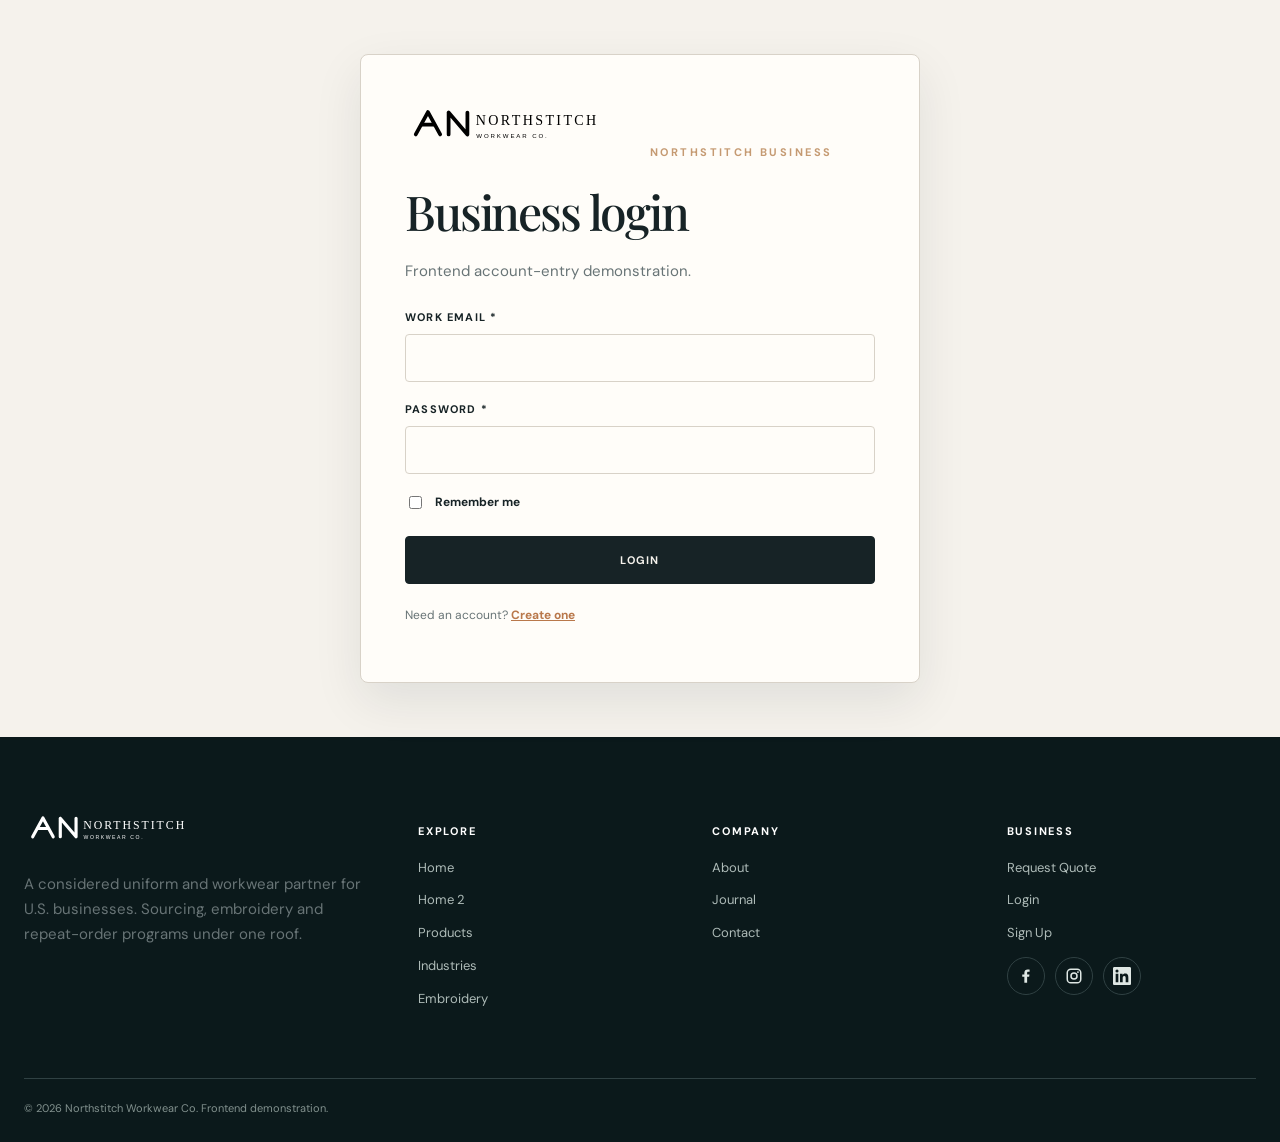
<file: login.html>
<!doctype html><html lang="en" dir="ltr"><head>
<meta charset="utf-8"><meta name="viewport" content="width=device-width,initial-scale=1">
<title>Business Login | Northstitch Workwear</title><meta name="description" content="Frontend account-entry demonstration.">
<meta name="keywords" content="custom uniforms, embroidered workwear, corporate apparel, U.S. workwear, uniform programs">
<meta name="robots" content="index,follow"><meta name="author" content="Northstitch Workwear Co."><meta name="theme-color" content="#10262a">
<meta property="og:title" content="Business login | Northstitch Workwear Co."><meta property="og:description" content="Frontend account-entry demonstration."><meta property="og:type" content="website"><meta property="og:image" content="https://images.unsplash.com/photo-1497366216548-37526070297c?auto=format&fit=crop&w=1600&q=88">
<link rel="canonical" href="https://example.com/login.html"><link rel="icon" type="image/svg+xml" href="assets/favicon.svg"><link rel="apple-touch-icon" href="assets/favicon.svg"><link rel="stylesheet" href="css/style.css"></head><body>

<main class="login-shell auth-page"><div class="auth"><a class="auth-home-logo" href="index.html" aria-label="Northstitch home"><img src="assets/logo.svg" alt="Northstitch Workwear Co."></a><span class="kicker">Northstitch business</span><h1 style="font-size:48px">Business login</h1><p class="muted">Frontend account-entry demonstration.</p><form><div class="field"><label>Work email *</label><input type="email" required></div><div class="field"><label>Password *</label><input type="password" required minlength="6"></div><label style="display:flex;gap:10px;align-items:center;font-size:12px;text-transform:none;letter-spacing:0"><input type="checkbox" style="width:auto"> Remember me</label><div class="actions"><button class="btn" type="submit">Login</button></div></form><p class="muted" style="font-size:12px">Need an account? <a href="signup.html"><u>Create one</u></a></p></div></main>
<footer class="footer"><div class="container footer-grid">
<div><img src="assets/logo.svg" alt="Northstitch Workwear Co." style="width:205px;filter:brightness(0) invert(1);margin-bottom:18px"><p class="muted">A considered uniform and workwear partner for U.S. businesses. Sourcing, embroidery and repeat-order programs under one roof.</p></div>
<div><h4>Explore</h4><p><a href="index.html">Home</a></p><p><a href="home2.html">Home 2</a></p><p><a href="products.html">Products</a></p><p><a href="industries.html">Industries</a></p><p><a href="embroidery.html">Embroidery</a></p></div>
<div><h4>Company</h4><p><a href="about.html">About</a></p><p><a href="blogs.html">Journal</a></p><p><a href="contact.html">Contact</a></p></div>
<div><h4>Business</h4><p><a href="quote.html">Request Quote</a></p><p><a href="login.html">Login</a></p><p><a href="signup.html">Sign Up</a></p><div class="footer-socials" aria-label="Social media"><a href="https://www.facebook.com/" target="_blank" rel="noopener noreferrer" aria-label="Facebook" title="Facebook"><svg class="social-logo" viewBox="0 0 24 24" aria-hidden="true" focusable="false"><path fill="currentColor" d="M13.5 21v-8h2.7l.4-3.1h-3.1V7.9c0-.9.3-1.6 1.6-1.6h1.7V3.5c-.3 0-1.4-.1-2.6-.1-2.6 0-4.4 1.6-4.4 4.5v2H7v3.1h2.8v8h3.7Z"/></svg></a><a href="https://www.instagram.com/" target="_blank" rel="noopener noreferrer" aria-label="Instagram" title="Instagram"><svg class="social-logo" viewBox="0 0 24 24" aria-hidden="true" focusable="false"><path fill="currentColor" d="M7.8 2h8.4A5.8 5.8 0 0 1 22 7.8v8.4a5.8 5.8 0 0 1-5.8 5.8H7.8A5.8 5.8 0 0 1 2 16.2V7.8A5.8 5.8 0 0 1 7.8 2Zm0 2A3.8 3.8 0 0 0 4 7.8v8.4A3.8 3.8 0 0 0 7.8 20h8.4a3.8 3.8 0 0 0 3.8-3.8V7.8A3.8 3.8 0 0 0 16.2 4H7.8ZM12 7a5 5 0 1 1 0 10 5 5 0 0 1 0-10Zm0 2a3 3 0 1 0 0 6 3 3 0 0 0 0-6Zm5.25-3.5a1.25 1.25 0 1 1 0 2.5 1.25 1.25 0 0 1 0-2.5Z"/></svg></a><a href="https://www.linkedin.com/" target="_blank" rel="noopener noreferrer" aria-label="LinkedIn" title="LinkedIn"><svg class="social-logo" viewBox="0 0 24 24" aria-hidden="true" focusable="false"><path fill="currentColor" d="M20.45 20.45h-3.56v-5.57c0-1.33-.02-3.04-1.85-3.04-1.85 0-2.13 1.44-2.13 2.94v5.67H9.35V9h3.42v1.56h.05c.48-.9 1.64-1.85 3.37-1.85 3.6 0 4.26 2.37 4.26 5.46v6.28ZM5.34 7.43a2.06 2.06 0 1 1 0-4.12 2.06 2.06 0 0 1 0 4.12ZM7.12 20.45H3.56V9h3.56v11.45ZM22.22 0H1.77C.79 0 0 .77 0 1.73v20.54C0 23.23.79 24 1.77 24h20.45c.98 0 1.78-.77 1.78-1.73V1.73C24 .77 23.2 0 22.22 0Z"/></svg></a></div></div>
</div><div class="container footer-bottom"><span>© 2026 Northstitch Workwear Co. Frontend demonstration.</span></div></footer>
<div class="toast" aria-live="polite"></div><button class="backtop" aria-label="Back to top">↑</button>
<div class="modal-backdrop" data-modal aria-hidden="true"><div class="modal" role="dialog" aria-modal="true"><button class="iconbtn" data-modal-close aria-label="Close" style="float:right">×</button><div class="modal-body"></div></div></div>
<script src="js/script.js"></script></body></html>
</file>
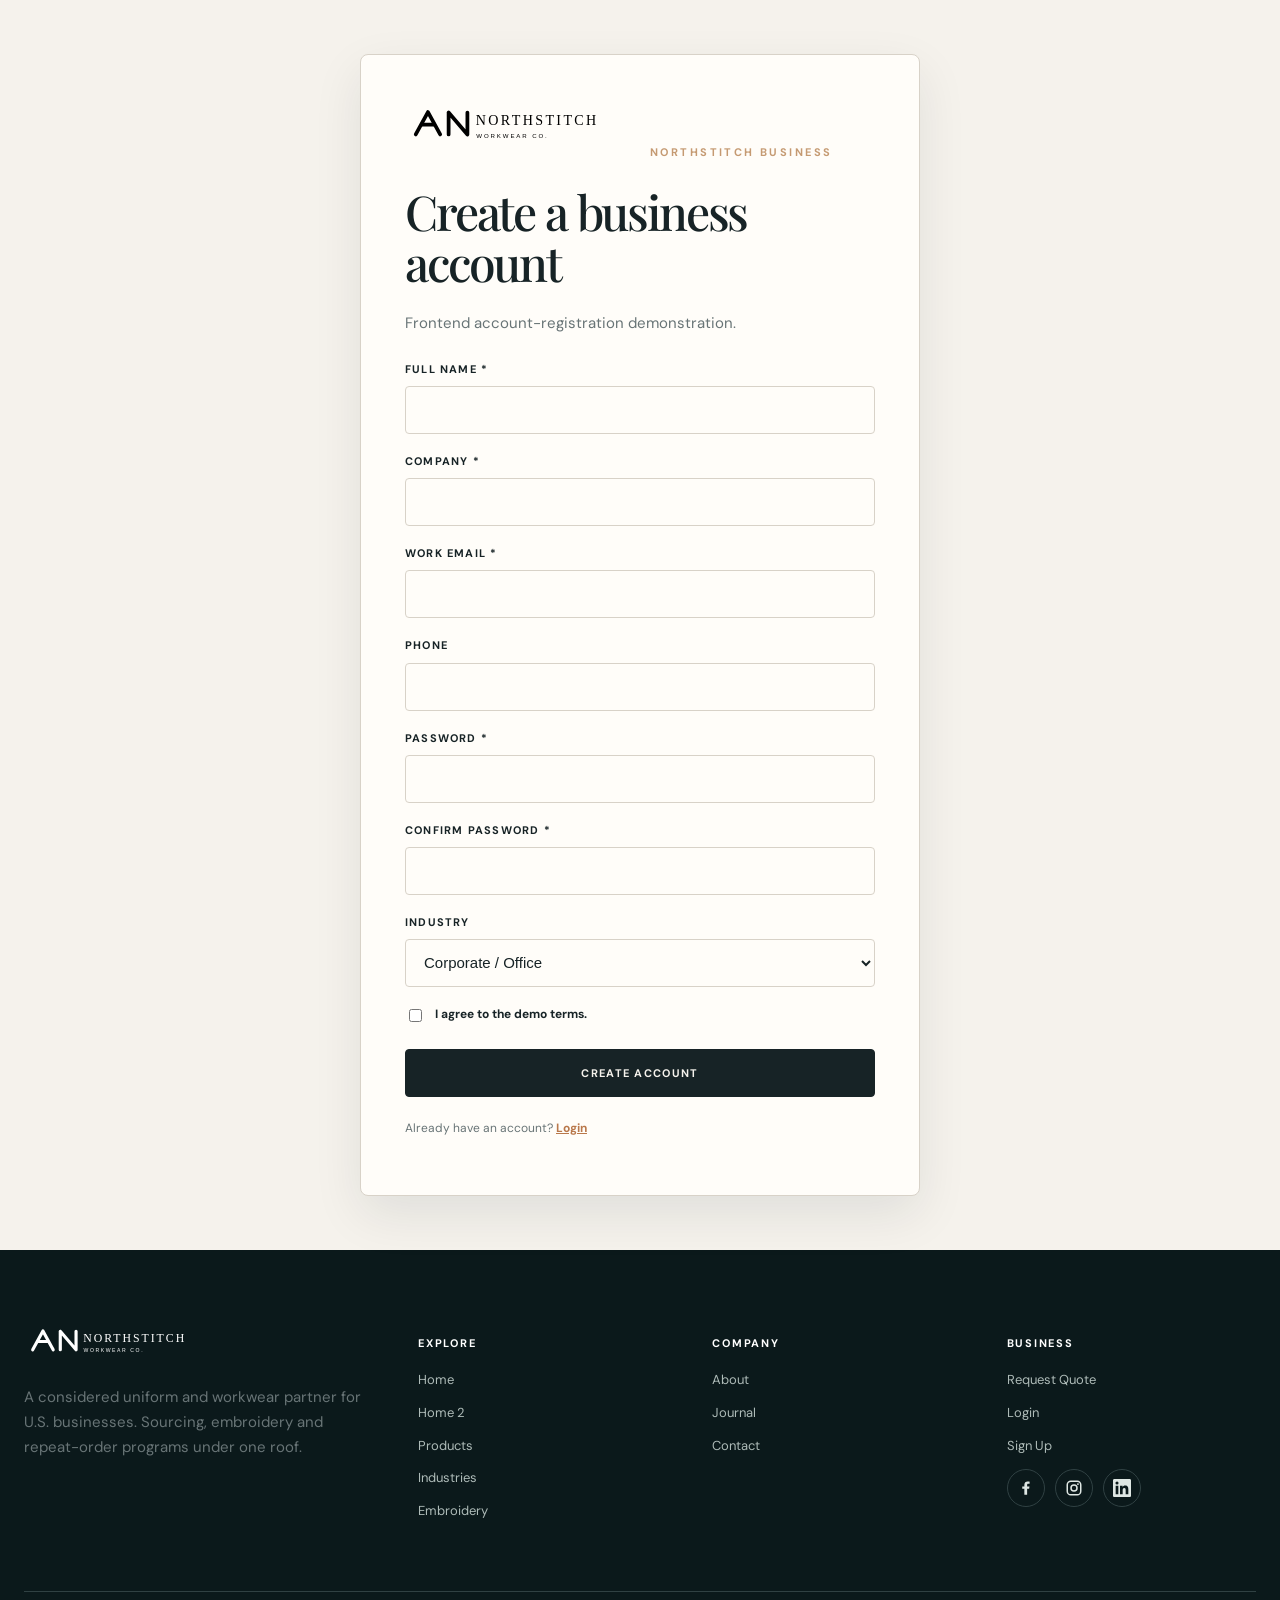
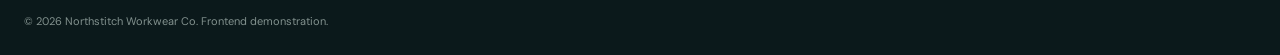
<file: signup.html>
<!doctype html><html lang="en" dir="ltr"><head>
<meta charset="utf-8"><meta name="viewport" content="width=device-width,initial-scale=1">
<title>Create a Business Account | Northstitch Workwear</title><meta name="description" content="Frontend account-registration demonstration.">
<meta name="keywords" content="custom uniforms, embroidered workwear, corporate apparel, U.S. workwear, uniform programs">
<meta name="robots" content="index,follow"><meta name="author" content="Northstitch Workwear Co."><meta name="theme-color" content="#10262a">
<meta property="og:title" content="Create a business account | Northstitch Workwear Co."><meta property="og:description" content="Frontend account-registration demonstration."><meta property="og:type" content="website"><meta property="og:image" content="https://images.unsplash.com/photo-1497366754035-f200968a6e72?auto=format&fit=crop&w=1600&q=88">
<link rel="canonical" href="https://example.com/signup.html"><link rel="icon" type="image/svg+xml" href="assets/favicon.svg"><link rel="apple-touch-icon" href="assets/favicon.svg"><link rel="stylesheet" href="css/style.css"></head><body>

<main class="login-shell auth-page"><div class="auth"><a class="auth-home-logo" href="index.html" aria-label="Northstitch home"><img src="assets/logo.svg" alt="Northstitch Workwear Co."></a><span class="kicker">Northstitch business</span><h1 style="font-size:48px">Create a business account</h1><p class="muted">Frontend account-registration demonstration.</p><form><div class="field"><label>Full name *</label><input required></div><div class="field"><label>Company *</label><input required></div><div class="field"><label>Work email *</label><input type="email" required></div><div class="field"><label>Phone</label><input type="tel"></div><div class="field"><label>Password *</label><input type="password" required minlength="6"></div><div class="field"><label>Confirm password *</label><input type="password" required minlength="6"></div><div class="field"><label>Industry</label><select><option>Corporate / Office</option><option>Healthcare</option><option>Construction</option><option>Hospitality</option><option>Retail</option><option>Logistics</option></select></div><label style="display:flex;gap:10px;align-items:flex-start;font-size:12px;text-transform:none;letter-spacing:0"><input type="checkbox" required style="width:auto"> I agree to the demo terms.</label><div class="actions"><button class="btn" type="submit">Create account</button></div></form><p class="muted" style="font-size:12px">Already have an account? <a href="login.html"><u>Login</u></a></p></div></main>
<footer class="footer"><div class="container footer-grid">
<div><img src="assets/logo.svg" alt="Northstitch Workwear Co." style="width:205px;filter:brightness(0) invert(1);margin-bottom:18px"><p class="muted">A considered uniform and workwear partner for U.S. businesses. Sourcing, embroidery and repeat-order programs under one roof.</p></div>
<div><h4>Explore</h4><p><a href="index.html">Home</a></p><p><a href="home2.html">Home 2</a></p><p><a href="products.html">Products</a></p><p><a href="industries.html">Industries</a></p><p><a href="embroidery.html">Embroidery</a></p></div>
<div><h4>Company</h4><p><a href="about.html">About</a></p><p><a href="blogs.html">Journal</a></p><p><a href="contact.html">Contact</a></p></div>
<div><h4>Business</h4><p><a href="quote.html">Request Quote</a></p><p><a href="login.html">Login</a></p><p><a href="signup.html">Sign Up</a></p><div class="footer-socials" aria-label="Social media"><a href="https://www.facebook.com/" target="_blank" rel="noopener noreferrer" aria-label="Facebook" title="Facebook"><svg class="social-logo" viewBox="0 0 24 24" aria-hidden="true" focusable="false"><path fill="currentColor" d="M13.5 21v-8h2.7l.4-3.1h-3.1V7.9c0-.9.3-1.6 1.6-1.6h1.7V3.5c-.3 0-1.4-.1-2.6-.1-2.6 0-4.4 1.6-4.4 4.5v2H7v3.1h2.8v8h3.7Z"/></svg></a><a href="https://www.instagram.com/" target="_blank" rel="noopener noreferrer" aria-label="Instagram" title="Instagram"><svg class="social-logo" viewBox="0 0 24 24" aria-hidden="true" focusable="false"><path fill="currentColor" d="M7.8 2h8.4A5.8 5.8 0 0 1 22 7.8v8.4a5.8 5.8 0 0 1-5.8 5.8H7.8A5.8 5.8 0 0 1 2 16.2V7.8A5.8 5.8 0 0 1 7.8 2Zm0 2A3.8 3.8 0 0 0 4 7.8v8.4A3.8 3.8 0 0 0 7.8 20h8.4a3.8 3.8 0 0 0 3.8-3.8V7.8A3.8 3.8 0 0 0 16.2 4H7.8ZM12 7a5 5 0 1 1 0 10 5 5 0 0 1 0-10Zm0 2a3 3 0 1 0 0 6 3 3 0 0 0 0-6Zm5.25-3.5a1.25 1.25 0 1 1 0 2.5 1.25 1.25 0 0 1 0-2.5Z"/></svg></a><a href="https://www.linkedin.com/" target="_blank" rel="noopener noreferrer" aria-label="LinkedIn" title="LinkedIn"><svg class="social-logo" viewBox="0 0 24 24" aria-hidden="true" focusable="false"><path fill="currentColor" d="M20.45 20.45h-3.56v-5.57c0-1.33-.02-3.04-1.85-3.04-1.85 0-2.13 1.44-2.13 2.94v5.67H9.35V9h3.42v1.56h.05c.48-.9 1.64-1.85 3.37-1.85 3.6 0 4.26 2.37 4.26 5.46v6.28ZM5.34 7.43a2.06 2.06 0 1 1 0-4.12 2.06 2.06 0 0 1 0 4.12ZM7.12 20.45H3.56V9h3.56v11.45ZM22.22 0H1.77C.79 0 0 .77 0 1.73v20.54C0 23.23.79 24 1.77 24h20.45c.98 0 1.78-.77 1.78-1.73V1.73C24 .77 23.2 0 22.22 0Z"/></svg></a></div></div>
</div><div class="container footer-bottom"><span>© 2026 Northstitch Workwear Co. Frontend demonstration.</span></div></footer>
<div class="toast" aria-live="polite"></div><button class="backtop" aria-label="Back to top">↑</button>
<div class="modal-backdrop" data-modal aria-hidden="true"><div class="modal" role="dialog" aria-modal="true"><button class="iconbtn" data-modal-close aria-label="Close" style="float:right">×</button><div class="modal-body"></div></div></div>
<script src="js/script.js"></script></body></html>
</file>
<file: css/style.css>
@import url('https://fonts.googleapis.com/css2?family=DM+Sans:wght@400;500;600;700&family=Playfair+Display:wght@500;600&display=swap');
:root{
 --primary:#10262a;--secondary:#2c4b4f;--accent:#c59a72;--cta:#b9784b;
 --background:#f5f2ec;--surface:#fffdf9;--surface-2:#e9e4db;--text:#172326;
 --muted:#687476;--border:#d8d2c8;--success:#3f765d;--warning:#9b7536;--error:#a74d47;
 --radius:2px;--shadow:0 18px 50px rgba(16,38,42,.09);
}
[data-theme="dark"]{
 --background:#0c1719;--surface:#132225;--surface-2:#1b2d30;--text:#edf1ef;--muted:#a9b5b4;
 --border:#2d4043;--primary:#edf1ef;--secondary:#b6c6c3;--shadow:0 18px 50px rgba(0,0,0,.28);
}
*{box-sizing:border-box}
html{scroll-behavior:smooth}
body{margin:0;background:var(--background);color:var(--text);font-family:"DM Sans",sans-serif;line-height:1.65}
body,button,input,select,textarea{font-size:15px}
a{color:inherit;text-decoration:none}
button{font:inherit}
img{display:block;max-width:100%}
.container{width:min(1240px,calc(100% - 48px));margin:auto}
.narrow{width:min(860px,calc(100% - 48px));margin:auto}
.topline{background:var(--primary);color:#f4eee5;padding:8px 24px;font-size:11px;letter-spacing:.16em;text-transform:uppercase;text-align:center}
.header{position:sticky;top:0;z-index:100;background:color-mix(in srgb,var(--background) 94%,transparent);backdrop-filter:blur(16px);border-bottom:1px solid var(--border)}
.nav{min-height:78px;display:flex;align-items:center;gap:26px}
.logo{width:190px;color:var(--primary);flex:none}.logo img{width:100%;height:auto}
.navlinks{display:flex;gap:19px;align-items:center;margin-inline:auto;font-size:12px;text-transform:uppercase;letter-spacing:.09em}
.navlinks a{padding:28px 0;border-bottom:1px solid transparent}.navlinks a:hover,.navlinks a.active{border-color:var(--accent)}
.controls{display:flex;gap:7px;align-items:center}
.iconbtn{width:38px;height:38px;border:1px solid var(--border);background:var(--surface);color:var(--text);display:grid;place-items:center;cursor:pointer;border-radius:50%}
.iconbtn:hover{border-color:var(--accent);transform:translateY(-1px)}
.menu{display:none}
.hero{min-height:690px;position:relative;display:flex;align-items:flex-end;overflow:hidden;background:#14282b}
.hero:before{content:"";position:absolute;inset:0;background:linear-gradient(90deg,rgba(10,24,27,.92),rgba(10,24,27,.42),rgba(10,24,27,.08))}
.hero img{position:absolute;inset:0;width:100%;height:100%;object-fit:cover;opacity:.82}
.hero-content{position:relative;color:#fff;width:min(1240px,calc(100% - 48px));margin:0 auto;padding:100px 0 88px}
.kicker{font-size:11px;letter-spacing:.22em;text-transform:uppercase;color:var(--accent);font-weight:700}
h1,h2,h3{line-height:1.05;margin:0 0 18px}
h1{font-family:"Playfair Display",serif;font-weight:500;font-size:clamp(48px,7vw,92px);letter-spacing:-.045em;max-width:900px}
h2{font-family:"Playfair Display",serif;font-size:clamp(34px,4.2vw,58px);font-weight:500;letter-spacing:-.035em}
h3{font-size:22px;letter-spacing:-.02em}
.lead{font-size:18px;max-width:680px;color:var(--muted)}
.hero .lead{color:#e8ecea;max-width:650px}
.actions{display:flex;flex-wrap:wrap;gap:12px;margin-top:30px}
.btn{display:inline-flex;align-items:center;justify-content:center;gap:10px;min-height:48px;padding:0 22px;border:1px solid var(--text);background:var(--text);color:var(--background);text-transform:uppercase;letter-spacing:.12em;font-size:11px;font-weight:700;cursor:pointer;transition:.25s}
.btn:hover{transform:translateY(-2px);box-shadow:0 10px 25px rgba(0,0,0,.12)}
.btn.secondary{background:transparent;color:var(--text)}.hero .btn{border-color:#fff;background:#fff;color:#122427}.hero .btn.secondary{background:transparent;color:#fff}
.section{padding:110px 0}.section.tight{padding:75px 0}
.section-head{display:flex;justify-content:space-between;gap:40px;align-items:end;margin-bottom:45px}
.rule{border-top:1px solid var(--border)}
.mega{font-family:"Playfair Display",serif;font-size:clamp(50px,8vw,110px);line-height:.92;letter-spacing:-.06em}
.grid2{display:grid;grid-template-columns:1.1fr .9fr;gap:70px;align-items:center}
.grid3{display:grid;grid-template-columns:repeat(3,1fr);gap:18px}
.grid4{display:grid;grid-template-columns:repeat(4,1fr);gap:14px}
.image{overflow:hidden;background:var(--surface-2)}.image img{width:100%;height:100%;object-fit:cover;transition:transform .7s}.image:hover img{transform:scale(1.035)}
.tall{min-height:560px}.landscape{aspect-ratio:16/10}.portrait{aspect-ratio:4/5}
.panel{background:var(--surface);border:1px solid var(--border);padding:30px}
.darkpanel{background:var(--primary);color:#f5f1e9;padding:70px}
.darkpanel .muted{color:#b5c1be}
.muted{color:var(--muted)}
.eyebrow{font-size:11px;letter-spacing:.16em;text-transform:uppercase;color:var(--muted);font-weight:700}
.statbar{display:grid;grid-template-columns:repeat(4,1fr);border-block:1px solid var(--border)}
.stat{padding:28px 22px;border-inline-start:1px solid var(--border)}.stat:first-child{border-inline-start:0}
.stat strong{font-family:"Playfair Display",serif;font-size:42px;font-weight:500;display:block}
.marquee{overflow:hidden;border-block:1px solid var(--border);padding:16px 0;white-space:nowrap}.marquee span{display:inline-block;margin-inline:24px;font-size:11px;letter-spacing:.18em;text-transform:uppercase}
.products{display:grid;grid-template-columns:repeat(3,1fr);gap:22px}
.product-card{background:var(--surface);border:1px solid var(--border);position:relative}
.product-card .photo{aspect-ratio:1/1.08;overflow:hidden}.product-card img{width:100%;height:100%;object-fit:cover;transition:.6s}.product-card:hover img{transform:scale(1.04)}
.product-info{padding:22px}.tag{display:inline-block;font-size:10px;text-transform:uppercase;letter-spacing:.12em;border-bottom:1px solid var(--accent);padding-bottom:4px;margin-bottom:12px}
.product-meta{display:flex;justify-content:space-between;gap:10px;color:var(--muted);font-size:12px;margin-top:15px}
.filters{display:flex;flex-wrap:wrap;gap:8px;margin-bottom:35px}.filter{border:1px solid var(--border);background:transparent;color:var(--text);padding:9px 14px;font-size:11px;text-transform:uppercase;letter-spacing:.08em;cursor:pointer}.filter.active{background:var(--primary);color:#fff}
.industry-matrix{display:grid;grid-template-columns:repeat(4,1fr);border-top:1px solid var(--border);border-left:1px solid var(--border)}
.industry-cell{padding:26px;border-right:1px solid var(--border);border-bottom:1px solid var(--border);min-height:190px;background:var(--surface);transition:.25s}.industry-cell:hover{background:var(--surface-2);transform:translateY(-2px)}
.process{display:grid;grid-template-columns:repeat(5,1fr);gap:0;border-block:1px solid var(--border)}.step{padding:32px 22px;border-inline-start:1px solid var(--border)}.step:first-child{border-inline-start:0}.step-num{font-size:12px;color:var(--accent);margin-bottom:40px}
.editorial{display:grid;grid-template-columns:.75fr 1.25fr;gap:40px}.editorial-copy{padding:30px 0}.editorial-img{min-height:640px}
.quote-layout{display:grid;grid-template-columns:1.4fr .6fr;gap:24px;align-items:start}
.formgrid{display:grid;grid-template-columns:repeat(2,1fr);gap:18px}.field{display:flex;flex-direction:column;gap:7px}.field.full{grid-column:1/-1}label{font-size:11px;text-transform:uppercase;letter-spacing:.11em;font-weight:700}
input,select,textarea{width:100%;border:1px solid var(--border);background:var(--surface);color:var(--text);padding:14px 15px;outline:0;border-radius:0}textarea{min-height:140px;resize:vertical}input:focus,select:focus,textarea:focus{border-color:var(--accent);box-shadow:0 0 0 3px color-mix(in srgb,var(--accent) 15%,transparent)}
.choice-row{display:flex;flex-wrap:wrap;gap:8px}.choice{position:relative}.choice input{position:absolute;opacity:0}.choice span{display:block;border:1px solid var(--border);padding:10px 13px;font-size:12px;cursor:pointer}.choice input:checked+span{border-color:var(--accent);background:color-mix(in srgb,var(--accent) 13%,transparent)}
.summary{position:sticky;top:105px}.summary-line{display:flex;justify-content:space-between;padding:12px 0;border-bottom:1px solid var(--border);font-size:13px}
.modal-backdrop{position:fixed;inset:0;background:rgba(4,12,14,.62);z-index:200;display:none;place-items:center;padding:20px}.modal-backdrop.open{display:grid}.modal{background:var(--surface);color:var(--text);width:min(680px,100%);max-height:90vh;overflow:auto;padding:32px;border:1px solid var(--border);box-shadow:var(--shadow)}
.contact-pop{position:fixed;right:24px;top:90px;z-index:150;background:var(--surface);border:1px solid var(--border);box-shadow:var(--shadow);width:270px;padding:10px;display:none}.contact-pop.open{display:block}.contact-pop a{display:flex;gap:12px;padding:14px;border-bottom:1px solid var(--border);font-size:13px}.contact-pop a:last-child{border:0}.contact-pop a:hover{background:var(--surface-2)}
.toast{position:fixed;bottom:24px;right:24px;z-index:300;background:var(--primary);color:#fff;padding:14px 18px;font-size:12px;transform:translateY(130%);opacity:0;visibility:hidden;pointer-events:none;transition:transform .3s,opacity .3s,visibility .3s}.toast.show{transform:none;opacity:1;visibility:visible;pointer-events:auto}
.faq{border-top:1px solid var(--border)}details{border-bottom:1px solid var(--border);padding:20px 0}summary{cursor:pointer;font-weight:700}
.blog-feature{display:grid;grid-template-columns:1.2fr .8fr;min-height:560px}.blog-feature .copy{padding:60px;background:var(--primary);color:#fff;display:flex;flex-direction:column;justify-content:end}
.timeline{border-left:1px solid var(--border);padding-left:35px}.timeline-item{padding:0 0 50px;position:relative}.timeline-item:before{content:"";position:absolute;left:-41px;top:5px;width:10px;height:10px;background:var(--accent);border-radius:50%}
.login-shell{min-height:calc(100vh - 120px);display:grid;place-items:center;padding:70px 0}.auth{width:min(460px,100%);background:var(--surface);border:1px solid var(--border);padding:42px}.auth .field{margin-bottom:16px}
.footer{background:#0b191b;color:#dfe7e4;padding:70px 0 25px}.footer-grid{display:grid;grid-template-columns:1.4fr repeat(3,1fr);gap:45px}.footer a{color:#aebbb8;font-size:13px}.footer a:hover{color:#fff}.footer h4{font-size:11px;text-transform:uppercase;letter-spacing:.16em;color:#fff}.footer-bottom{margin-top:60px;padding-top:20px;border-top:1px solid #304143;display:flex;justify-content:space-between;color:#82918e;font-size:11px}
.reveal{opacity:0;transform:translateY(22px);transition:opacity .7s,transform .7s}.reveal.visible{opacity:1;transform:none}
.backtop{position:fixed;bottom:22px;left:22px;width:40px;height:40px;border:1px solid var(--border);background:var(--surface);color:var(--text);display:none;z-index:120}.backtop.show{display:grid;place-items:center}
@media(max-width:1050px){.navlinks{display:none}.menu{display:grid}.grid4{grid-template-columns:repeat(2,1fr)}.industry-matrix{grid-template-columns:repeat(2,1fr)}.footer-grid{grid-template-columns:1.3fr repeat(2,1fr)}}
@media(max-width:760px){
 .container,.hero-content,.narrow{width:min(100% - 30px,1240px)}.nav{min-height:66px}.logo{width:160px}.navlinks.mobile-open{display:flex;position:absolute;top:66px;left:0;right:0;background:var(--surface);padding:18px;flex-direction:column;align-items:stretch;border-bottom:1px solid var(--border)}.navlinks.mobile-open a{padding:12px}
 .hero{min-height:650px}.hero-content{padding:80px 0 65px}h1{font-size:54px}.section{padding:75px 0}.section-head{display:block}.grid2,.editorial,.quote-layout,.blog-feature{grid-template-columns:1fr}.grid3,.products{grid-template-columns:1fr}.grid4{grid-template-columns:1fr 1fr}.industry-matrix{grid-template-columns:1fr}.process{grid-template-columns:1fr}.step{border-inline-start:0;border-top:1px solid var(--border)}.step:first-child{border-top:0}.statbar{grid-template-columns:1fr 1fr}.stat{border-top:1px solid var(--border)}.formgrid{grid-template-columns:1fr}.field.full{grid-column:auto}.summary{position:static}.editorial-img{min-height:430px}.footer-grid{grid-template-columns:1fr 1fr}.footer-bottom{display:block}.footer-bottom span{display:block;margin-top:10px}
}
@media(max-width:430px){.controls{gap:3px}.iconbtn{width:34px;height:34px}.grid4,.statbar{grid-template-columns:1fr}.actions .btn{width:100%}.hero h1{font-size:47px}.darkpanel{padding:40px 24px}}
@media(prefers-reduced-motion:reduce){*,*:before,*:after{scroll-behavior:auto!important;animation:none!important;transition:none!important}.reveal{opacity:1;transform:none}}
html[dir="rtl"] .nav{direction:rtl}html[dir="rtl"] .navlinks{direction:rtl}html[dir="rtl"] .hero-content{text-align:right}

[data-theme="dark"] .logo img{filter:invert(1) brightness(1.15)}
[data-theme="dark"] .logo{color:#fff}

.product-category-section{overflow:hidden}
.category-rail{display:flex;gap:16px;overflow-x:auto;padding:4px 4px 24px;scroll-snap-type:x mandatory;scrollbar-width:thin}
.category-tile{flex:0 0 255px;scroll-snap-align:start;border:1px solid var(--border);background:var(--surface);padding:0;text-align:start;color:var(--text);cursor:pointer}
.category-tile:hover,.category-tile.active{border-color:var(--accent)}
.category-image{display:block;aspect-ratio:4/5;overflow:hidden;background:var(--surface-2)}
.category-image img{width:100%;height:100%;object-fit:cover;transition:transform .55s}
.category-tile:hover .category-image img{transform:scale(1.045)}
.category-tile>span:last-child{display:block;padding:17px 17px 19px}
.category-tile small,.category-tile em{display:block;font-size:10px;letter-spacing:.12em;text-transform:uppercase;color:var(--muted);font-style:normal}
.category-tile strong{display:block;font-size:20px;margin:5px 0}
.category-tile em{color:var(--accent)}
@media(max-width:760px){.category-tile{flex-basis:205px}}


/* Northstitch refinement pass: navigation, forms, image bounds and spacing */
.nav{gap:clamp(12px,1.7vw,24px)}
.navlinks{gap:clamp(10px,1.35vw,19px);flex:1;justify-content:center;min-width:0}
.navlinks a{white-space:nowrap;position:relative;transition:color .2s,border-color .2s}
.navlinks a.active{color:var(--cta);border-bottom:2px solid var(--cta);font-weight:700}
.navlinks a.active:after{content:"";position:absolute;left:0;right:0;bottom:-2px;height:2px;background:var(--cta)}
.controls{gap:10px;flex:none}
.iconbtn{transition:background .2s,border-color .2s,transform .2s;flex:none}
.iconbtn:focus-visible,.navlinks a:focus-visible,.contact-pop a:focus-visible{outline:2px solid var(--cta);outline-offset:3px}
.contact-pop{position:fixed;right:max(24px,calc((100vw - 1240px)/2));top:calc(var(--header-height,78px) + 12px);width:260px;border-radius:8px;padding:8px;overflow:hidden}
.contact-pop a{align-items:center;gap:12px;padding:13px 14px;border-radius:5px;border-bottom:1px solid var(--border)}
.contact-pop a:hover{color:var(--cta)}
.menu-icon{display:inline-grid;place-items:center;width:22px;height:22px;border:1px solid var(--border);border-radius:50%;font-size:12px}
.hero{isolation:isolate;min-height:clamp(560px,74vh,760px)}
.hero:before{z-index:0;background:linear-gradient(90deg,rgba(7,22,24,.84) 0%,rgba(7,22,24,.48) 54%,rgba(7,22,24,.12) 100%)}
.hero>img{z-index:-1;object-position:center 42%;opacity:.9}
.hero-content{max-width:1240px;padding-block:clamp(70px,9vw,110px)}
section,.section,.container,.grid2,.grid3,.grid4,.editorial,.blog-feature{min-width:0}
.image,.editorial-img,.product-card .photo{min-width:0;max-width:100%;overflow:hidden}
.image img,.editorial-img img,.product-card .photo img{max-width:100%;object-fit:cover}
.image.tall{height:clamp(380px,48vw,620px);min-height:0}
.grid2>.image{align-self:stretch;max-height:620px}
.grid2>.image img{height:100%;min-height:0}
.product-info{overflow-wrap:anywhere}
.product-meta{flex-wrap:wrap;align-items:center}
.section{padding-block:clamp(64px,7vw,96px)}
.section.tight{padding-block:clamp(42px,5vw,64px)}
.section-head{margin-bottom:clamp(28px,4vw,42px)}
.auth-page{min-height:calc(100vh - 180px);padding:54px 24px}
.auth{width:min(560px,100%);padding:clamp(26px,4vw,44px);border-radius:8px;box-shadow:var(--shadow)}
.auth h1{font-size:clamp(34px,4vw,48px)!important;line-height:1.08}
.auth form{margin-top:24px}
.auth .field{margin-bottom:18px;gap:8px}
.auth input:not([type=checkbox]),.auth select{min-height:48px;padding:13px 14px;border-radius:4px}
.auth input[type=checkbox]{width:17px;height:17px;flex:none;margin-top:2px;accent-color:var(--cta)}
.auth .actions{margin-top:22px}
.auth .actions .btn{width:100%;border-radius:4px}
.auth>p{margin-top:22px}
.auth>p a{color:var(--cta);font-weight:700}
.footer-grid>div{min-width:0}
.footer-grid p{margin:8px 0}
.footer-socials{display:flex;gap:10px;flex-wrap:wrap;margin-top:12px}
.footer-socials a{display:inline-flex;align-items:center;justify-content:center;gap:6px;min-width:38px;height:38px;padding:0 12px;border:1px solid #304143;border-radius:22px}
.footer-socials a:hover{border-color:var(--accent)}
[hidden]{display:none!important}
@media(max-width:1050px){
 .nav{gap:14px}.logo{width:165px}.controls{gap:8px}
 .navlinks.mobile-open{display:flex;position:absolute;top:100%;left:0;right:0;margin:0;padding:14px max(24px,calc((100vw - 1240px)/2));background:var(--surface);flex-direction:column;align-items:stretch;gap:0;border-bottom:1px solid var(--border);box-shadow:var(--shadow);max-height:calc(100vh - 90px);overflow-y:auto}
 .navlinks.mobile-open a{padding:13px 4px;border-bottom:1px solid var(--border);font-size:12px}
 .navlinks.mobile-open a.active:after{display:none}
 .menu{display:grid;order:10}
}
@media(max-width:760px){
 .topline{font-size:9px;letter-spacing:.1em;padding:7px 12px}
 .nav{min-height:66px;gap:10px}.logo{width:145px}.controls{margin-left:auto;gap:8px}
 .iconbtn{width:36px;height:36px}
 .hero{min-height:590px}.hero>img{object-position:58% center}.hero:before{background:linear-gradient(90deg,rgba(7,22,24,.78),rgba(7,22,24,.34))}
 .hero-content{padding:74px 0 58px}h1{font-size:clamp(44px,10vw,64px)}
 .grid2>.image{max-height:520px}.image.tall{height:clamp(330px,100vw,480px)}
 .auth-page{min-height:auto;padding:38px 15px 52px}.auth{padding:26px 22px}
 .footer-grid{gap:24px 18px}
}
@media(max-width:430px){.controls{gap:7px}.iconbtn{width:34px;height:34px}.logo{width:132px}.footer-grid{grid-template-columns:1fr 1fr}.hero{min-height:560px}}


/* Final responsive polish: image bounds, selectable text, accessible contrast and navigation */
html, body, body * { -webkit-user-select:text; user-select:text; }
button, .iconbtn, .btn, .filter, .category-tile, summary { -webkit-user-select:none; user-select:none; }
.topline { background:#0b191b !important; color:#f8f4ed !important; }
.nav { position:relative; }
.navlinks { margin-left:auto; margin-right:0; justify-content:flex-end; }
.controls { margin-left:clamp(8px,1vw,16px); justify-content:flex-end; }
.mobile-account-link { display:none; }
/* Keep every image inside its own visual section; avoid intrinsic-size overflow. */
.hero { position:relative; isolation:isolate; }
.hero > img { display:block; width:100%; height:100%; max-width:none; object-fit:cover; object-position:center; }
.image, .editorial-img, .blog-feature .image, .product-card .photo, .category-image { position:relative; min-width:0; overflow:hidden; }
.image img, .editorial-img img, .blog-feature .image img, .product-card .photo img, .category-image img { display:block; width:100%; max-width:100%; height:100%; object-fit:cover; }
.editorial-img { height:clamp(360px,48vw,620px); min-height:0; }
.blog-feature { min-width:0; overflow:hidden; }
.blog-feature .image { min-height:360px; }
/* Product cards use a consistent editorial image window rather than oversized/tall crops. */
.product-card { min-width:0; display:flex; flex-direction:column; overflow:hidden; }
.product-card .photo { aspect-ratio:4 / 3; background:var(--surface-2); }
.product-card .photo img { transition:transform .45s ease; }
.product-info { display:flex; flex-direction:column; flex:1; min-width:0; padding:22px; }
.product-info p { overflow-wrap:anywhere; }
.product-meta { margin-top:auto; padding-top:16px; }
.product-meta .btn { min-height:40px; padding-inline:14px; }
/* No accidental clipping of copy or content at section edges. */
section, .section, .container, .narrow, .grid2, .grid3, .grid4, .products, .editorial { min-width:0; }
p, h1, h2, h3, h4, li, label { overflow-wrap:break-word; }
@media (max-width:1050px) {
  .navlinks { display:none; }
  .navlinks.mobile-open {
    display:grid !important;
    grid-template-columns:repeat(2,minmax(0,1fr));
    align-items:stretch;
    gap:0 18px;
    position:absolute; top:100%; left:0; right:0; z-index:150;
    margin:0; padding:12px 18px 16px;
    max-height:none; height:auto; overflow:visible;
    background:var(--surface); color:var(--text);
    border:1px solid var(--border); border-top:0; box-shadow:var(--shadow);
  }
  .navlinks.mobile-open a { display:flex; align-items:center; min-height:42px; padding:8px 4px; border-bottom:1px solid var(--border); white-space:normal; line-height:1.35; }
  .navlinks.mobile-open a.active { color:var(--cta); font-weight:700; }
  .navlinks.mobile-open a.active:after { display:none; }
  .navlinks.mobile-open .mobile-account-link { display:flex; }
  .controls { margin-left:auto; gap:9px; }
  .menu { order:99; }
}
@media (max-width:520px) {
  .navlinks.mobile-open { grid-template-columns:repeat(2,minmax(0,1fr)); padding:10px 14px 12px; gap:0 12px; }
  .navlinks.mobile-open a { min-height:39px; font-size:11px; letter-spacing:.06em; }
  .nav { gap:8px; }
  .logo { width:clamp(112px,34vw,140px); }
  .controls { gap:6px; }
  .iconbtn { width:33px; height:33px; }
  .product-card .photo { aspect-ratio:5 / 4; }
  .product-info { padding:18px; }
}
@media (min-width:1051px) {
  .navlinks { margin-left:auto; margin-right:0; }
}

/* Footer social brand marks */
.footer-socials .social-logo{width:17px;height:17px;display:block;flex:0 0 17px}
.footer-socials a{white-space:nowrap}

/* Authentication page home link */
.auth-home-logo{display:inline-flex;align-items:center;width:min(245px,100%);margin:0 0 30px;text-decoration:none;color:var(--text)}
.auth-home-logo img{display:block;width:100%;height:auto;max-height:62px;object-fit:contain;object-position:left center}
.auth-home-logo:focus-visible{outline:2px solid var(--cta);outline-offset:5px}
/* Contact page service-area section: compact, balanced and responsive */
.contact-service-layout{display:grid;grid-template-columns:minmax(0,.85fr) minmax(0,1.15fr);align-items:center;gap:clamp(24px,5vw,64px)}
.contact-service-copy{max-width:460px}
.contact-service-copy h2{max-width:420px;margin:10px 0 16px}
.contact-service-copy p{max-width:440px;line-height:1.8}
.contact-service-copy .text-link{display:inline-flex;align-items:center;gap:8px;margin-top:14px;font-size:13px;font-weight:700;letter-spacing:.04em;text-decoration:none;color:var(--text);border-bottom:1px solid var(--accent);padding-bottom:7px}
.contact-service-map{min-width:0}
.contact-map-wrap{width:100%;height:230px;overflow:hidden;border:1px solid var(--border);border-radius:8px;background:var(--surface-2);box-shadow:0 12px 32px rgba(16,38,42,.08)}
.contact-map-wrap iframe{display:block;width:100%;height:100%;border:0}
.map-attribution{margin:8px 2px 0;font-size:11px;text-align:right;color:var(--muted)}
.map-attribution a{color:var(--muted)}
@media(max-width:760px){.contact-service-layout{grid-template-columns:1fr;gap:24px}.contact-service-copy{max-width:620px}.contact-map-wrap{height:210px}}
@media(max-width:600px){.auth-home-logo{width:205px;margin-bottom:24px}.contact-map-wrap{height:200px}}


/* Footer social media: brand-logo-only links */
.footer-socials{display:flex;align-items:center;gap:10px;flex-wrap:wrap;margin-top:12px}
.footer-socials a{display:inline-flex;align-items:center;justify-content:center;width:38px;height:38px;min-width:38px;padding:0;border:1px solid #304143;border-radius:50%;color:inherit;transition:border-color .2s ease,background-color .2s ease,transform .2s ease}
.footer-socials a:hover,.footer-socials a:focus-visible{border-color:var(--accent);transform:translateY(-2px);outline-offset:3px}
.footer-socials .social-logo{width:18px;height:18px;display:block;flex:0 0 18px}
</file>
